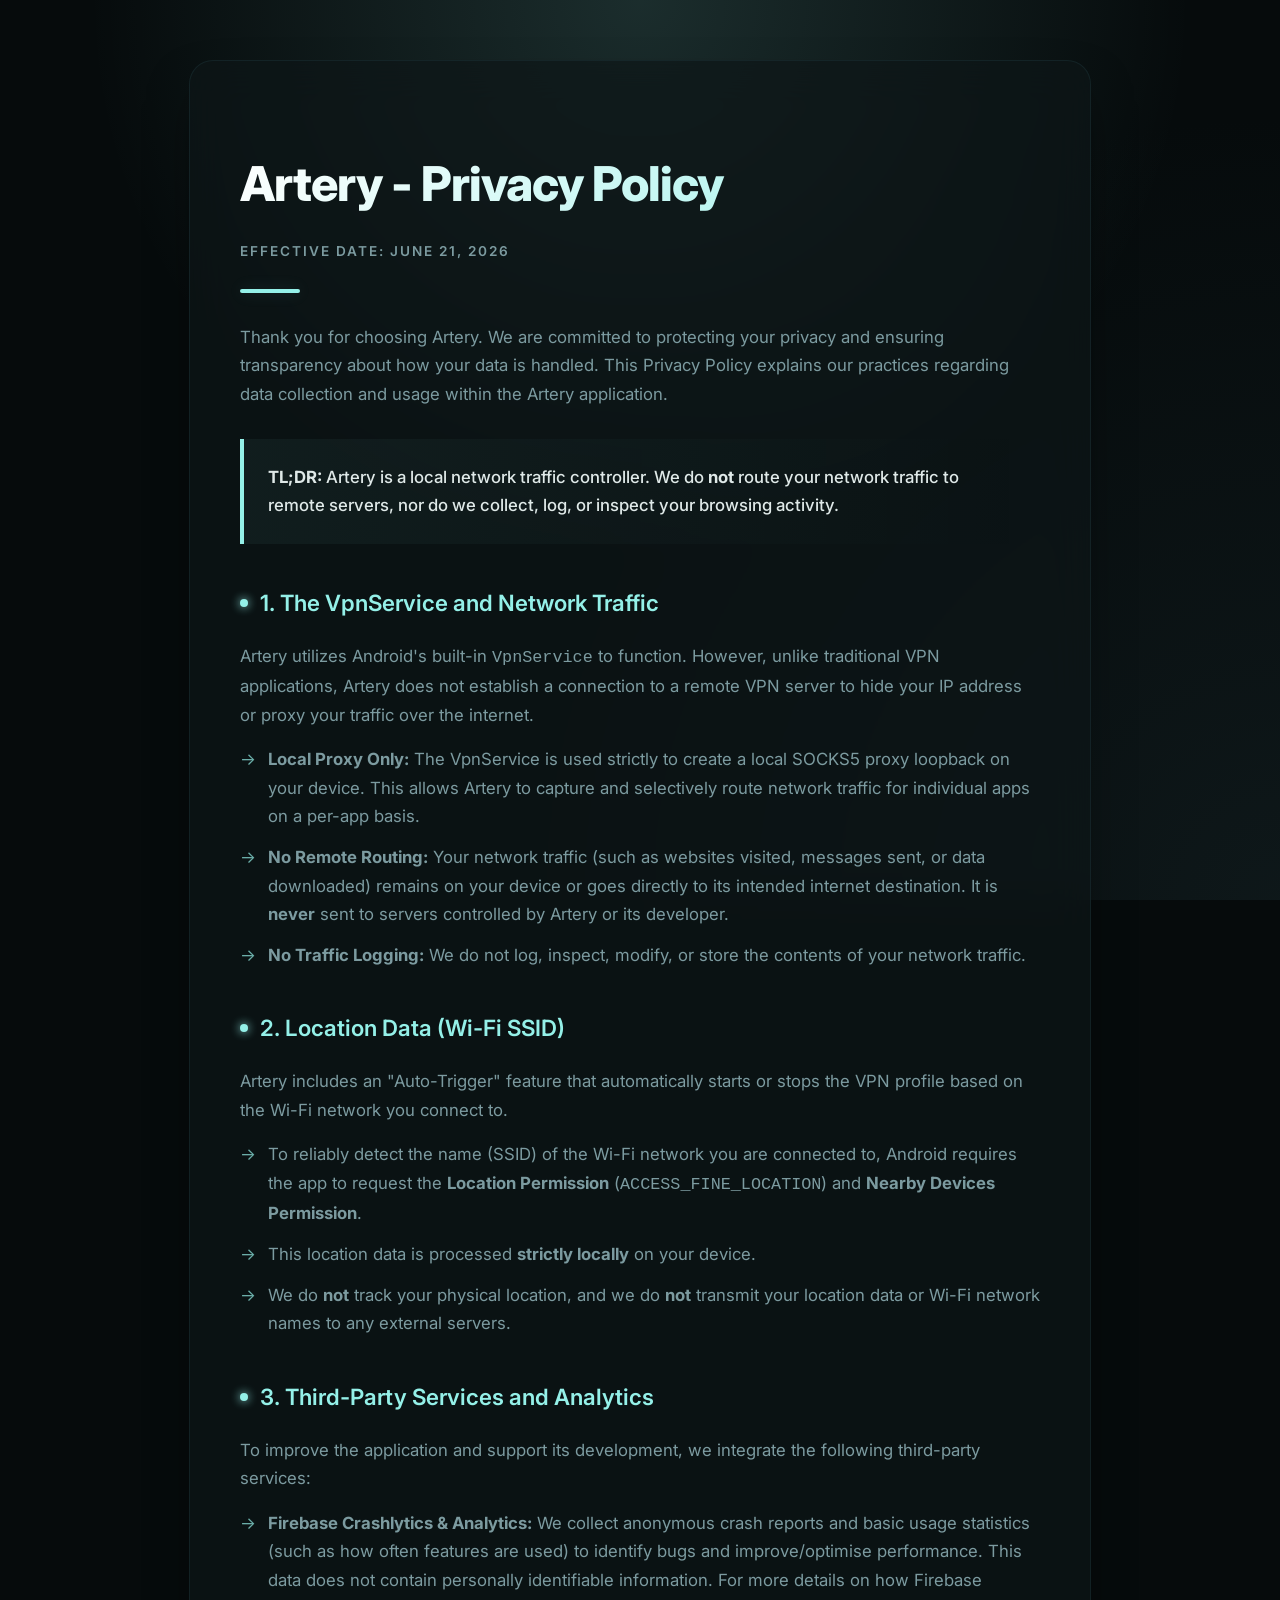
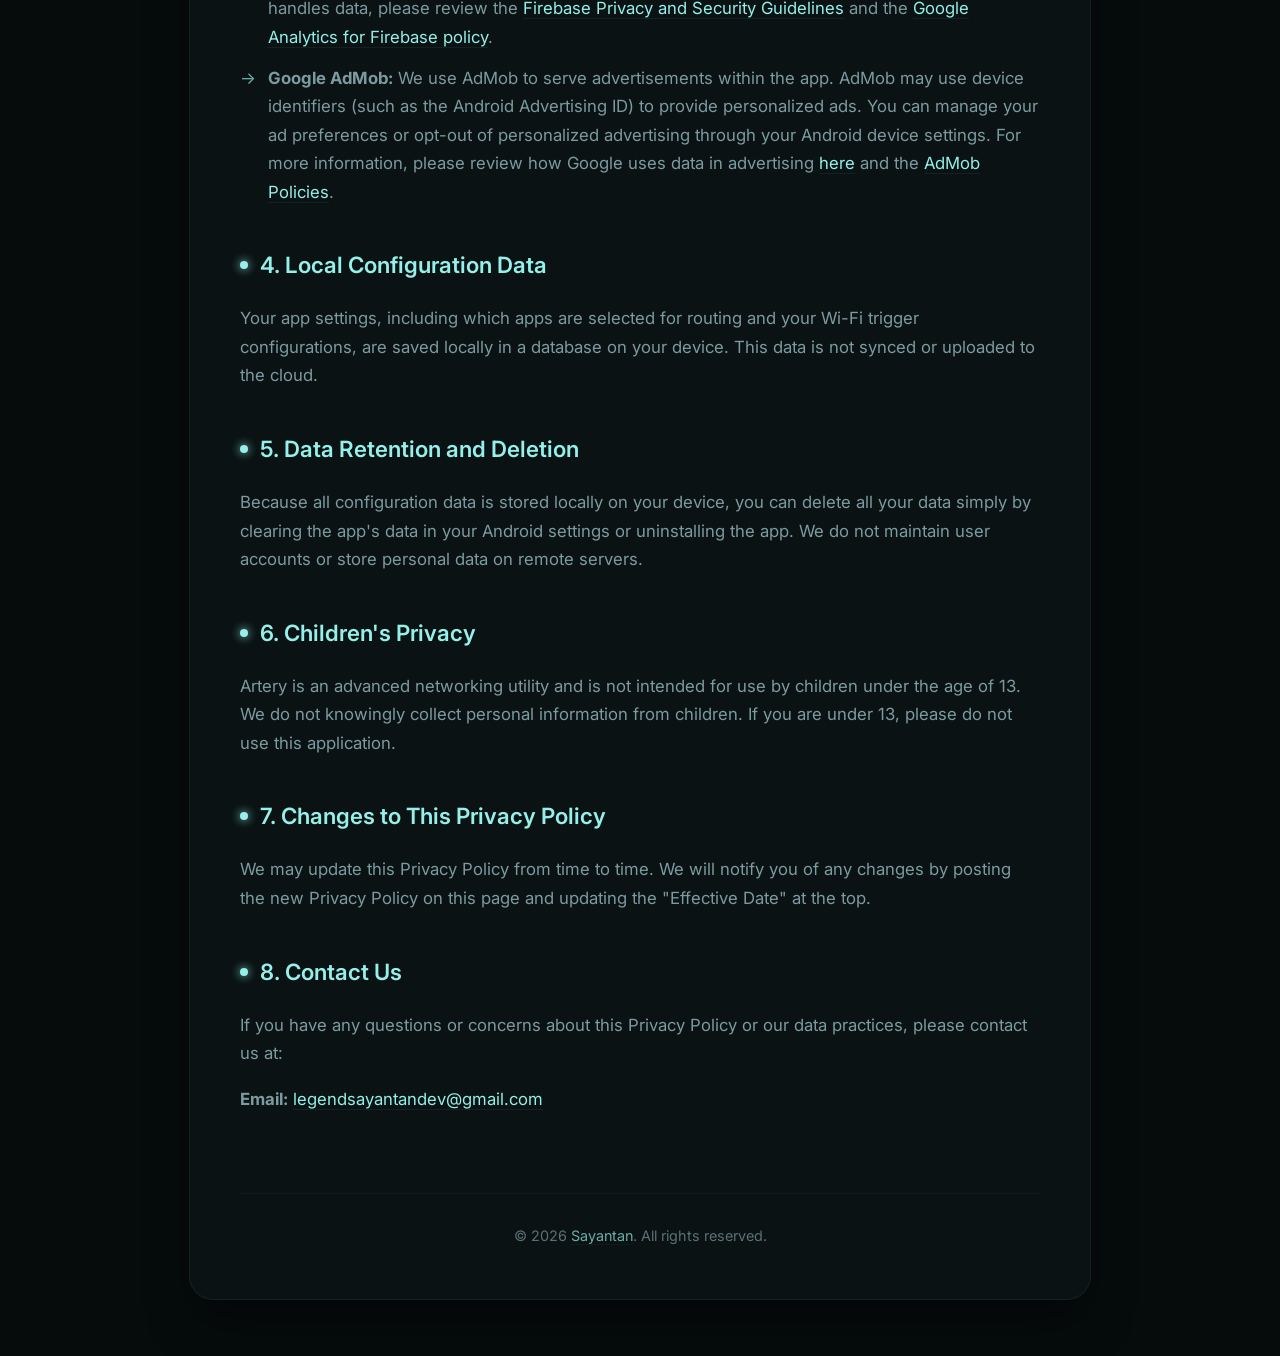
<file: artery-privacy.html>
<!DOCTYPE html>
<html lang="en">
<head>
    <meta charset="UTF-8">
    <meta name="viewport" content="width=device-width, initial-scale=1.0">
    <title>Privacy Policy - Artery</title>
    <style>
        :root {
            --bg-color: #060B0C;
            --surface-color: #0E1618;
            --surface-elevated: #162427;
            --accent-color: #94F0E8;
            --accent-glow: rgba(148, 240, 232, 0.15);
            --accent-dim: rgba(148, 240, 232, 0.05);
            --text-primary: #DFE9E8;
            --text-secondary: #7C9BA0;
            --divider-color: rgba(29, 50, 54, 0.5);
        }

        body {
            font-family: 'Inter', -apple-system, BlinkMacSystemFont, "Segoe UI", Roboto, sans-serif;
            background-color: var(--bg-color);
            color: var(--text-primary);
            line-height: 1.7;
            margin: 0;
            padding: 0;
            -webkit-font-smoothing: antialiased;
            background-image: 
                radial-gradient(circle at 50% 0%, var(--accent-glow) 0%, transparent 50%),
                radial-gradient(circle at 100% 100%, rgba(22, 36, 39, 0.5) 0%, transparent 50%);
            background-attachment: fixed;
        }

        /* Micro-animations */
        @keyframes fadeUp {
            from { opacity: 0; transform: translateY(20px); }
            to { opacity: 1; transform: translateY(0); }
        }

        .container {
            max-width: 800px;
            margin: 60px auto;
            padding: 50px;
            background: rgba(14, 22, 24, 0.7);
            backdrop-filter: blur(20px);
            -webkit-backdrop-filter: blur(20px);
            border: 1px solid var(--divider-color);
            border-radius: 24px;
            box-shadow: 0 25px 50px -12px rgba(0, 0, 0, 0.5);
            animation: fadeUp 0.8s cubic-bezier(0.16, 1, 0.3, 1) forwards;
        }

        header {
            text-align: left;
            margin-bottom: 60px;
            position: relative;
        }

        header::after {
            content: '';
            position: absolute;
            bottom: -30px;
            left: 0;
            width: 60px;
            height: 4px;
            background: var(--accent-color);
            border-radius: 2px;
            box-shadow: 0 0 15px var(--accent-glow);
        }

        h1 {
            color: var(--text-primary);
            font-size: 3rem;
            margin-bottom: 15px;
            font-weight: 800;
            letter-spacing: -1px;
            background: linear-gradient(135deg, #FFFFFF 0%, var(--accent-color) 100%);
            -webkit-background-clip: text;
            -webkit-text-fill-color: transparent;
        }

        .last-updated {
            color: var(--text-secondary);
            font-size: 0.85rem;
            text-transform: uppercase;
            letter-spacing: 2px;
            font-weight: 600;
        }

        section {
            margin-bottom: 40px;
            opacity: 0;
            animation: fadeUp 0.8s cubic-bezier(0.16, 1, 0.3, 1) forwards;
        }

        section:nth-child(2) { animation-delay: 0.1s; }
        section:nth-child(3) { animation-delay: 0.2s; }
        section:nth-child(4) { animation-delay: 0.3s; }
        section:nth-child(5) { animation-delay: 0.4s; }
        section:nth-child(6) { animation-delay: 0.5s; }
        section:nth-child(7) { animation-delay: 0.6s; }
        section:nth-child(8) { animation-delay: 0.7s; }
        section:nth-child(9) { animation-delay: 0.8s; }

        h2 {
            color: var(--accent-color);
            font-size: 1.4rem;
            margin-top: 0;
            margin-bottom: 20px;
            font-weight: 600;
            display: flex;
            align-items: center;
            gap: 12px;
        }

        h2::before {
            content: '';
            display: inline-block;
            width: 8px;
            height: 8px;
            background: var(--accent-color);
            border-radius: 50%;
            box-shadow: 0 0 10px var(--accent-color);
        }

        p, li {
            color: var(--text-secondary);
            font-size: 1.05rem;
            margin-bottom: 16px;
        }

        ul {
            padding-left: 0;
            list-style: none;
        }

        li {
            position: relative;
            padding-left: 28px;
            margin-bottom: 12px;
        }

        li::before {
            content: '→';
            position: absolute;
            left: 0;
            color: var(--accent-color);
            opacity: 0.7;
        }

        a {
            color: var(--accent-color);
            text-decoration: none;
            border-bottom: 1px solid var(--divider-color);
            transition: all 0.3s ease;
        }

        a:hover {
            color: #FFFFFF;
            border-bottom-color: var(--accent-color);
            text-shadow: 0 0 8px var(--accent-glow);
        }

        .highlight-box {
            background: linear-gradient(90deg, var(--accent-dim) 0%, transparent 100%);
            border-left: 4px solid var(--accent-color);
            padding: 24px;
            border-radius: 0 12px 12px 0;
            margin: 30px 0 40px 0;
        }

        .highlight-box p {
            margin: 0;
            color: var(--text-primary);
            font-weight: 500;
        }

        footer {
            margin-top: 80px;
            padding-top: 30px;
            border-top: 1px solid var(--divider-color);
            text-align: center;
            color: var(--text-secondary);
            font-size: 0.9rem;
            opacity: 0.7;
        }

        @media (max-width: 768px) {
            .container {
                margin: 20px;
                padding: 30px 20px;
            }
            h1 { font-size: 2.2rem; }
        }
    </style>
    <link href="https://fonts.googleapis.com/css2?family=Inter:wght@400;500;600;700;800&display=swap" rel="stylesheet">
</head>
<body>

<div class="container">
    <header>
        <h1>Artery - Privacy Policy</h1>
        <div class="last-updated">Effective Date: June 21, 2026</div>
    </header>

    <section>
        <p>Thank you for choosing Artery. We are committed to protecting your privacy and ensuring transparency about how your data is handled. This Privacy Policy explains our practices regarding data collection and usage within the Artery application.</p>
        
        <div class="highlight-box">
            <p><strong>TL;DR:</strong> Artery is a local network traffic controller. We do <strong>not</strong> route your network traffic to remote servers, nor do we collect, log, or inspect your browsing activity.</p>
        </div>
    </section>

    <section>
        <h2>1. The VpnService and Network Traffic</h2>
        <p>Artery utilizes Android's built-in <code>VpnService</code> to function. However, unlike traditional VPN applications, Artery does not establish a connection to a remote VPN server to hide your IP address or proxy your traffic over the internet.</p>
        <ul>
            <li><strong>Local Proxy Only:</strong> The VpnService is used strictly to create a local SOCKS5 proxy loopback on your device. This allows Artery to capture and selectively route network traffic for individual apps on a per-app basis.</li>
            <li><strong>No Remote Routing:</strong> Your network traffic (such as websites visited, messages sent, or data downloaded) remains on your device or goes directly to its intended internet destination. It is <strong>never</strong> sent to servers controlled by Artery or its developer.</li>
            <li><strong>No Traffic Logging:</strong> We do not log, inspect, modify, or store the contents of your network traffic.</li>
        </ul>
    </section>

    <section>
        <h2>2. Location Data (Wi-Fi SSID)</h2>
        <p>Artery includes an "Auto-Trigger" feature that automatically starts or stops the VPN profile based on the Wi-Fi network you connect to.</p>
        <ul>
            <li>To reliably detect the name (SSID) of the Wi-Fi network you are connected to, Android requires the app to request the <strong>Location Permission</strong> (<code>ACCESS_FINE_LOCATION</code>) and <strong>Nearby Devices Permission</strong>.</li>
            <li>This location data is processed <strong>strictly locally</strong> on your device.</li>
            <li>We do <strong>not</strong> track your physical location, and we do <strong>not</strong> transmit your location data or Wi-Fi network names to any external servers.</li>
        </ul>
    </section>

    <section>
        <h2>3. Third-Party Services and Analytics</h2>
        <p>To improve the application and support its development, we integrate the following third-party services:</p>
        <ul>
            <li><strong>Firebase Crashlytics & Analytics:</strong> We collect anonymous crash reports and basic usage statistics (such as how often features are used) to identify bugs and improve/optimise performance. This data does not contain personally identifiable information. For more details on how Firebase handles data, please review the <a href="https://firebase.google.com/support/privacy" target="_blank" rel="noopener noreferrer">Firebase Privacy and Security Guidelines</a> and the <a href="https://firebase.google.com/policies/analytics" target="_blank" rel="noopener noreferrer">Google Analytics for Firebase policy</a>.</li>
            <li><strong>Google AdMob:</strong> We use AdMob to serve advertisements within the app. AdMob may use device identifiers (such as the Android Advertising ID) to provide personalized ads. You can manage your ad preferences or opt-out of personalized advertising through your Android device settings. For more information, please review how Google uses data in advertising <a href="https://policies.google.com/technologies/ads" target="_blank" rel="noopener noreferrer">here</a> and the <a href="https://support.google.com/admob/answer/6128543" target="_blank" rel="noopener noreferrer">AdMob Policies</a>.</li>
        </ul>
    </section>

    <section>
        <h2>4. Local Configuration Data</h2>
        <p>Your app settings, including which apps are selected for routing and your Wi-Fi trigger configurations, are saved locally in a database on your device. This data is not synced or uploaded to the cloud.</p>
    </section>

    <section>
        <h2>5. Data Retention and Deletion</h2>
        <p>Because all configuration data is stored locally on your device, you can delete all your data simply by clearing the app's data in your Android settings or uninstalling the app. We do not maintain user accounts or store personal data on remote servers.</p>
    </section>

    <section>
        <h2>6. Children's Privacy</h2>
        <p>Artery is an advanced networking utility and is not intended for use by children under the age of 13. We do not knowingly collect personal information from children. If you are under 13, please do not use this application.</p>
    </section>

    <section>
        <h2>7. Changes to This Privacy Policy</h2>
        <p>We may update this Privacy Policy from time to time. We will notify you of any changes by posting the new Privacy Policy on this page and updating the "Effective Date" at the top.</p>
    </section>

    <section>
        <h2>8. Contact Us</h2>
        <p>If you have any questions or concerns about this Privacy Policy or our data practices, please contact us at:</p>
        <p><strong>Email:</strong> <a href="mailto:legendsayantandev@gmail.com">legendsayantandev@gmail.com</a></p>
    </section>

    <footer>
        &copy; 2026 <a href="https://sayantan.is-a.dev">Sayantan</a>. All rights reserved.
    </footer>
</div>

</body>
</html>
</file>
